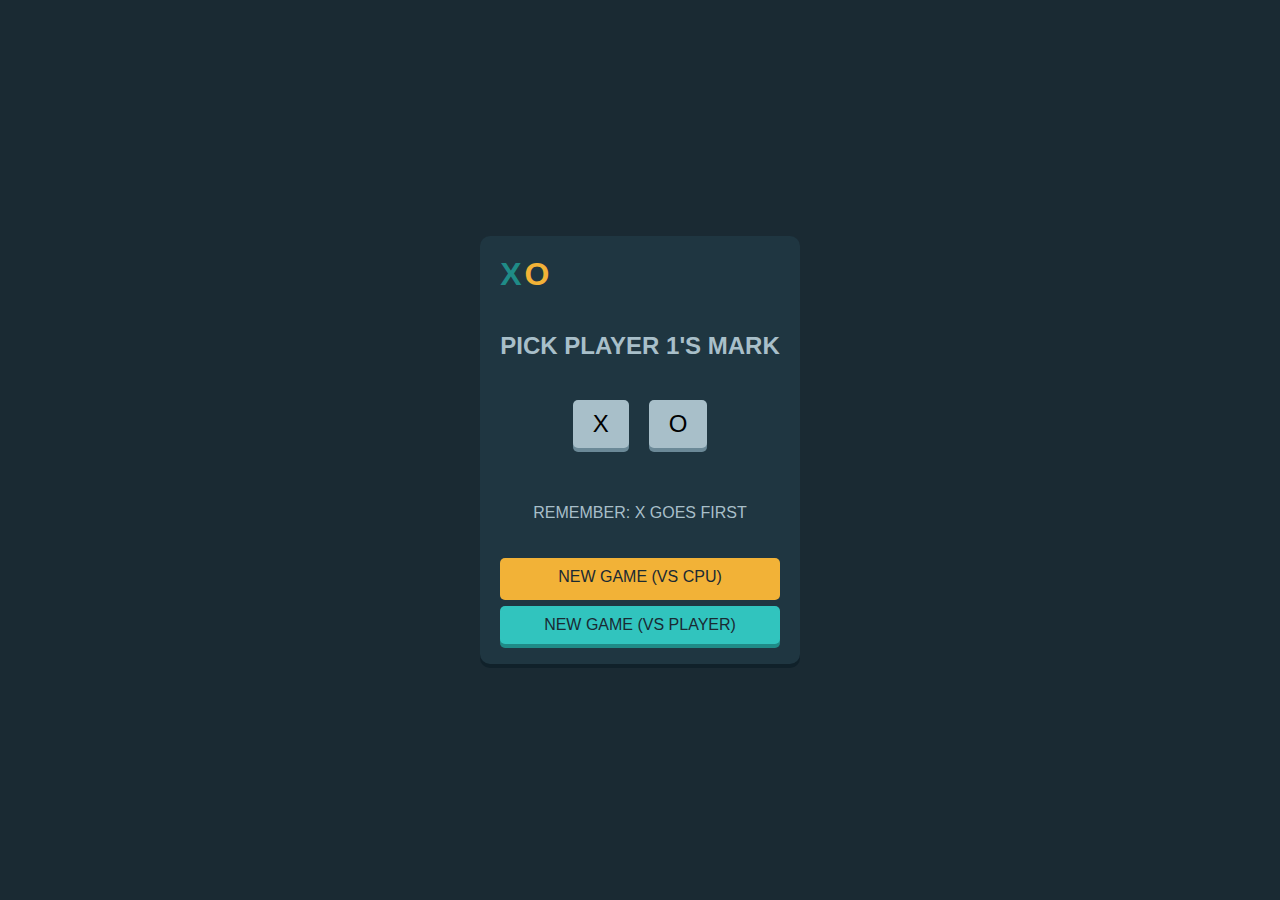
<file: project/index.html>
<!DOCTYPE html>
<html lang="en">
  <head>
    <meta charset="UTF-8" />
    <meta name="viewport" content="width=device-width, initial-scale=1.0" />
    <title>Tic-Tac-Toe Game</title>
    <link rel="stylesheet" href="tic.css" />
  </head>
  <body>
    <div id="player-selection" class="player-selection">
      <div class="main">
        <div class="logo-container">
          <div class="logo">X</div>
          <div class="logo-2">O</div>
        </div>
        <h2>PICK PLAYER 1'S MARK</h2>
        <div class="mark-selection">
          <button id="select-x" class="mark-button">X</button>
          <button id="select-o" class="mark-button">O</button>
        </div>
        <p>REMEMBER: X GOES FIRST</p>
        <div class="game-mode">
          <button id="vs-cpu" class="mode-buttonn">NEW GAME (VS CPU)</button>
          <button id="vs-player" class="mode-button">
            NEW GAME (VS PLAYER)
          </button>
        </div>
      </div>
    </div>
    <div class="container">
      <div class="header">
        <div class="logo-container">
          <div class="logo">X</div>
          <div class="logo-2">O</div>
        </div>
        <div class="turn-indicator">X's Turn</div>
        <button id="restartButton">&#x21bb;</button>
        <div class="modal-overlay" id="modalOverlay">
          <div class="modal" id="modal">
            <h1>RESTART GAME?</h1>
            <div class="modal-buttons">
              <button id="noButton">NO, CANCEL</button>
              <button id="yesButton">YES, RESTART</button>
            </div>
          </div>
        </div>
      </div>
      <div class="game-board">
        <div class="cell" data-index="0"></div>
        <div class="cell" data-index="1"></div>
        <div class="cell" data-index="2"></div>
        <div class="cell" data-index="3"></div>
        <div class="cell" data-index="4"></div>
        <div class="cell" data-index="5"></div>
        <div class="cell" data-index="6"></div>
        <div class="cell" data-index="7"></div>
        <div class="cell" data-index="8"></div>
      </div>
      <div class="scoreboard">
        <div class="score x-score">
          <span>X (YOU)</span>
          <span class="score-value">0</span>
        </div>
        <div class="score ties">
          <span>TIES</span>
          <span class="score-value">0</span>
        </div>
        <div class="score o-score">
          <span>O (CPU)</span>
          <span class="score-value">0</span>
        </div>
      </div>
    </div>
    <div id="game-modal" class="modal">
      <div class="modal-content">
        <span id="modal-message">You Won</span>
        <button id="quit-button">QUIT</button>
        <button id="next-round-button">NEXT ROUND</button>
      </div>
    </div>
    <script src="tic.js"></script>
  </body>
</html>
</file>
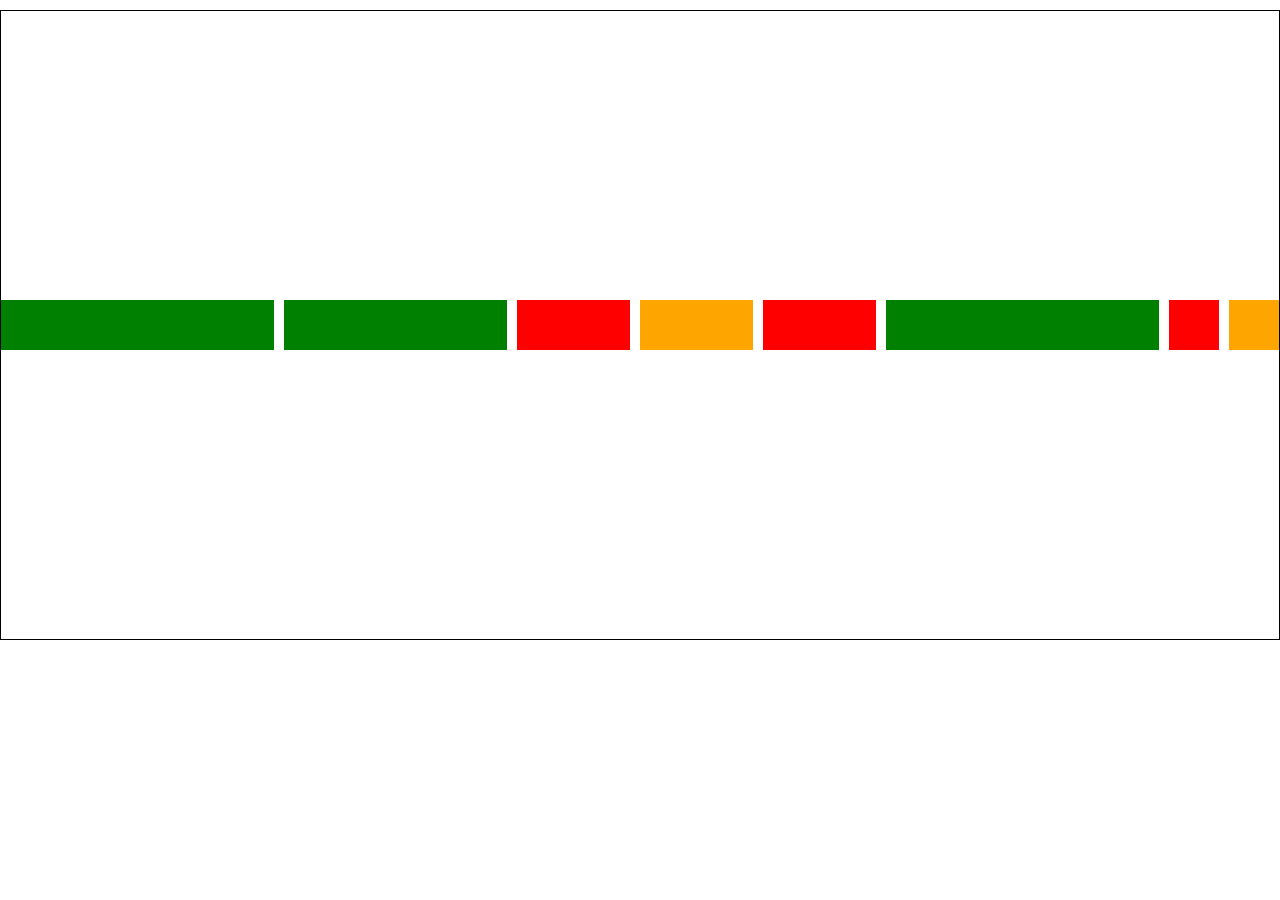
<file: flex1/indexx.html>
<!DOCTYPE html>
<html lang="en">
  <head>
    <meta charset="UTF-8" />
    <meta name="viewport" content="width=device-width, initial-scale=1.0" />
    <title>Document</title>
    <link rel="stylesheet" href="stylee.css" />
  </head>
  <body>
    <div class="container">
      <div class="box box1"></div>
      <div class="box box2"></div>
      <div class="box box3"></div>
      <div class="box box4"></div>
      <div class="box box5"></div>
      <div class="box box6"></div>
      <div class="box box7"></div>
      <div class="box box8"></div>
    </div>
  </body>
</html>
</file>
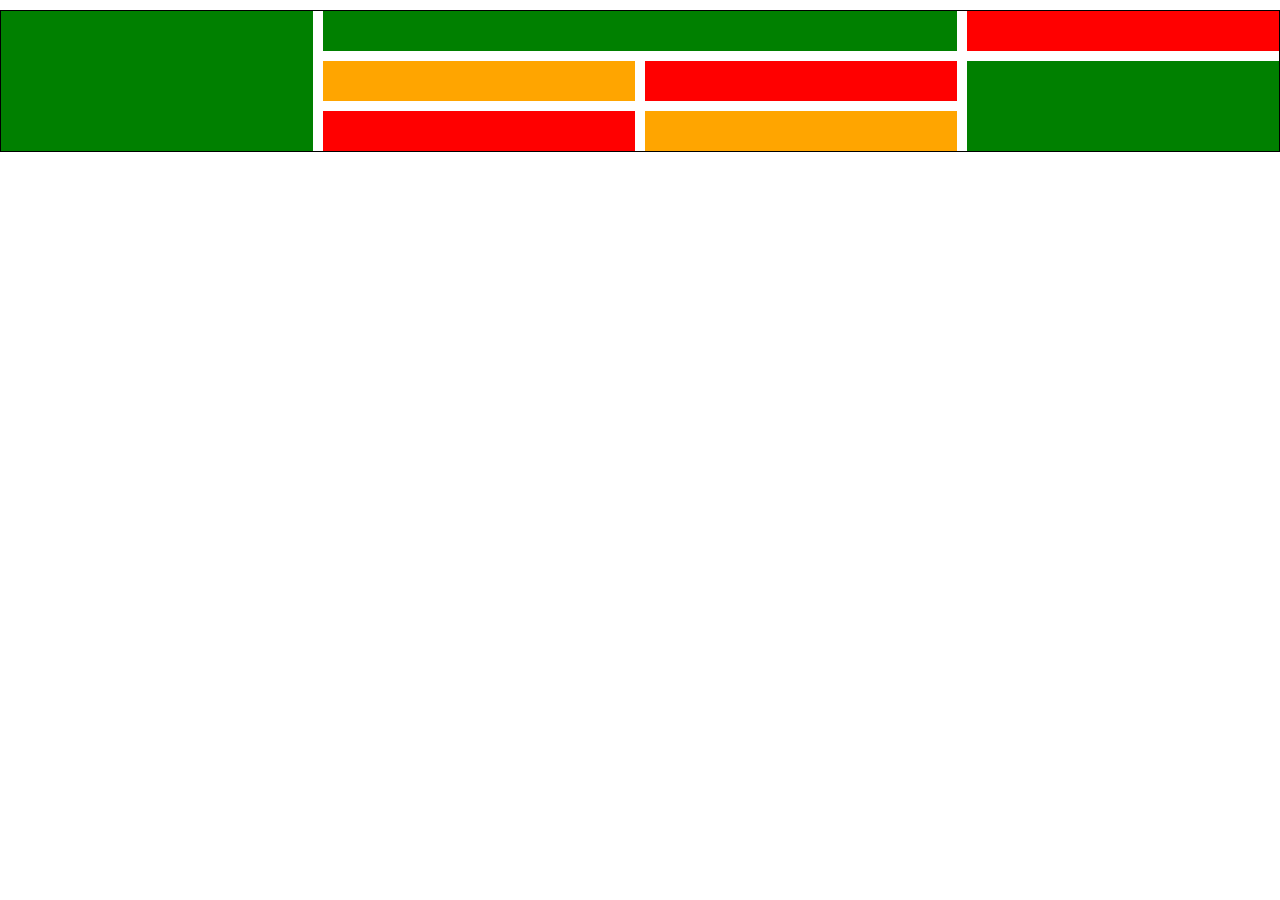
<file: grid1/inde.html>
<!DOCTYPE html>
<html lang="en">
  <head>
    <meta charset="UTF-8" />
    <meta name="viewport" content="width=device-width, initial-scale=1.0" />
    <title>Document</title>
    <link rel="stylesheet" href="styl.css" />
  </head>
  <body>
    <div class="container">
      <div class="box box1"></div>
      <div class="box box2"></div>
      <div class="box box3"></div>
      <div class="box box4"></div>
      <div class="box box5"></div>
      <div class="box box6"></div>
      <div class="box box7"></div>
      <div class="box box8"></div>
    </div>
  </body>
</html>
</file>
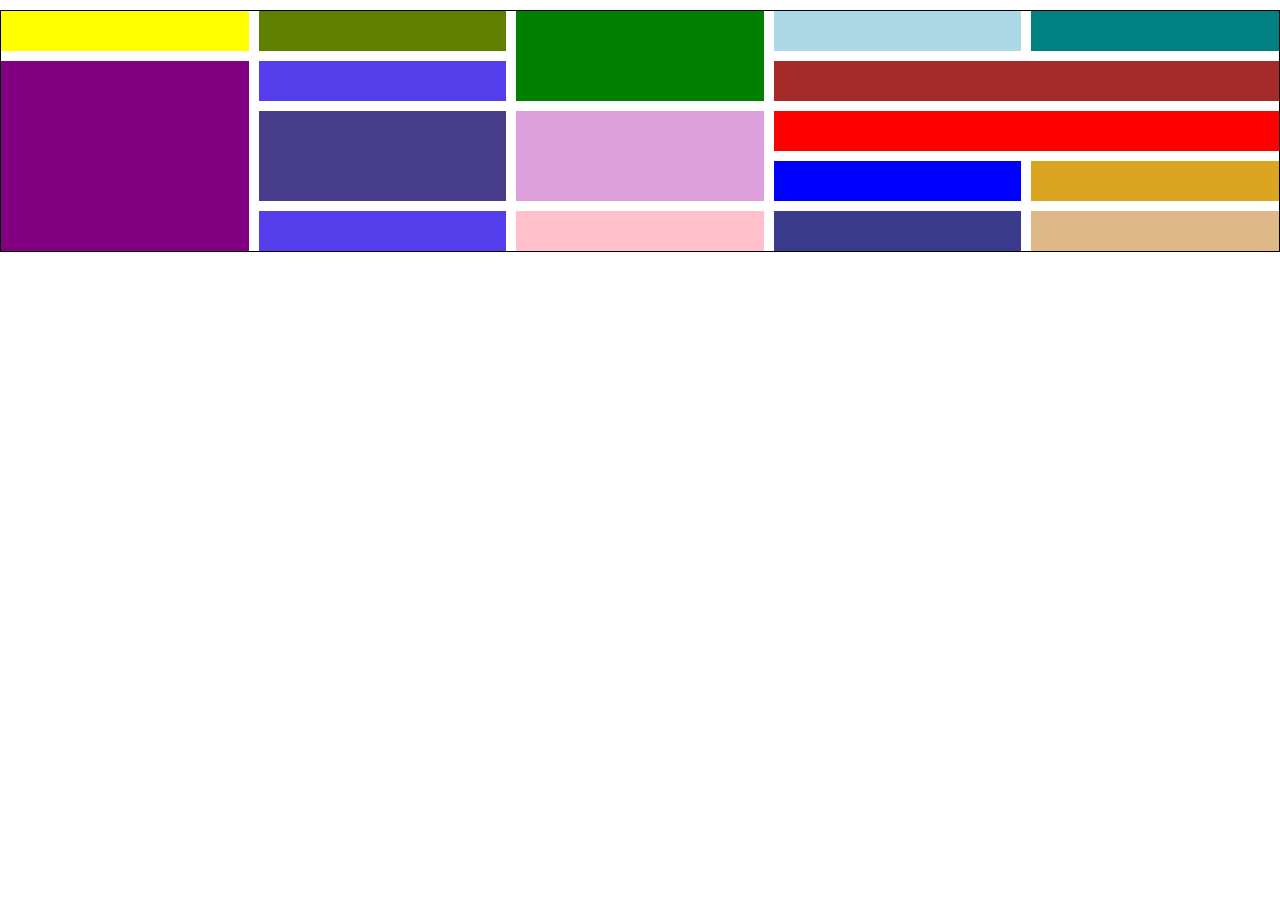
<file: grid2/indexxx.html>
<!DOCTYPE html>
<html lang="en">
  <head>
    <meta charset="UTF-8" />
    <meta name="viewport" content="width=device-width, initial-scale=1.0" />
    <title>Document</title>
    <link rel="stylesheet" href="styles.css" />
  </head>
  <body>
    <div class="container">
      <div class="box box1"></div>
      <div class="box box2"></div>
      <div class="box box3"></div>
      <div class="box box4"></div>
      <div class="box box5"></div>
      <div class="box box6"></div>
      <div class="box box7"></div>
      <div class="box box8"></div>
      <div class="box box9"></div>
      <div class="box box10"></div>
      <div class="box box11"></div>
      <div class="box box12"></div>
      <div class="box box13"></div>
      <div class="box box14"></div>
      <div class="box box15"></div>
      <div class="box box16"></div>
      <div class="box box17"></div>
    </div>
  </body>
</html>
</file>
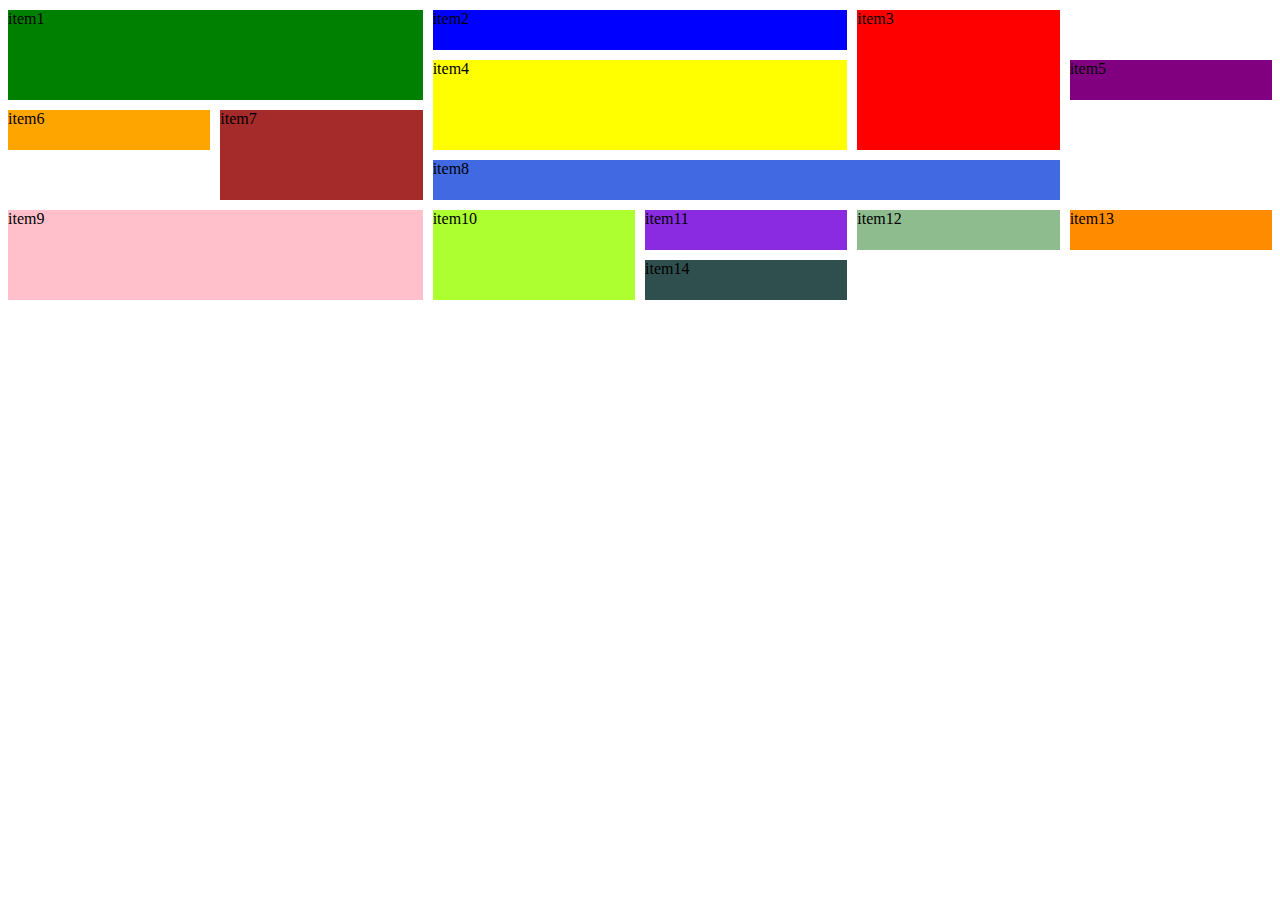
<file: grid3/indexs.html>
<!DOCTYPE html>
<html>
  <head>
    <title>Flow</title>
    <link rel="stylesheet" href="styless.css" />
  </head>
  <body>
    <div class="container">
      <div class="item1">item1</div>
      <div class="item2">item2</div>
      <div class="item3">item3</div>
      <div class="item4">item4</div>
      <div class="item5">item5</div>
      <div class="item6">item6</div>
      <div class="item7">item7</div>
      <div class="item8">item8</div>
      <div class="item9">item9</div>
      <div class="item10">item10</div>
      <div class="item11">item11</div>
      <div class="item12">item12</div>
      <div class="item13">item13</div>
      <div class="item14">item14</div>
    </div>
  </body>
</html>
</file>
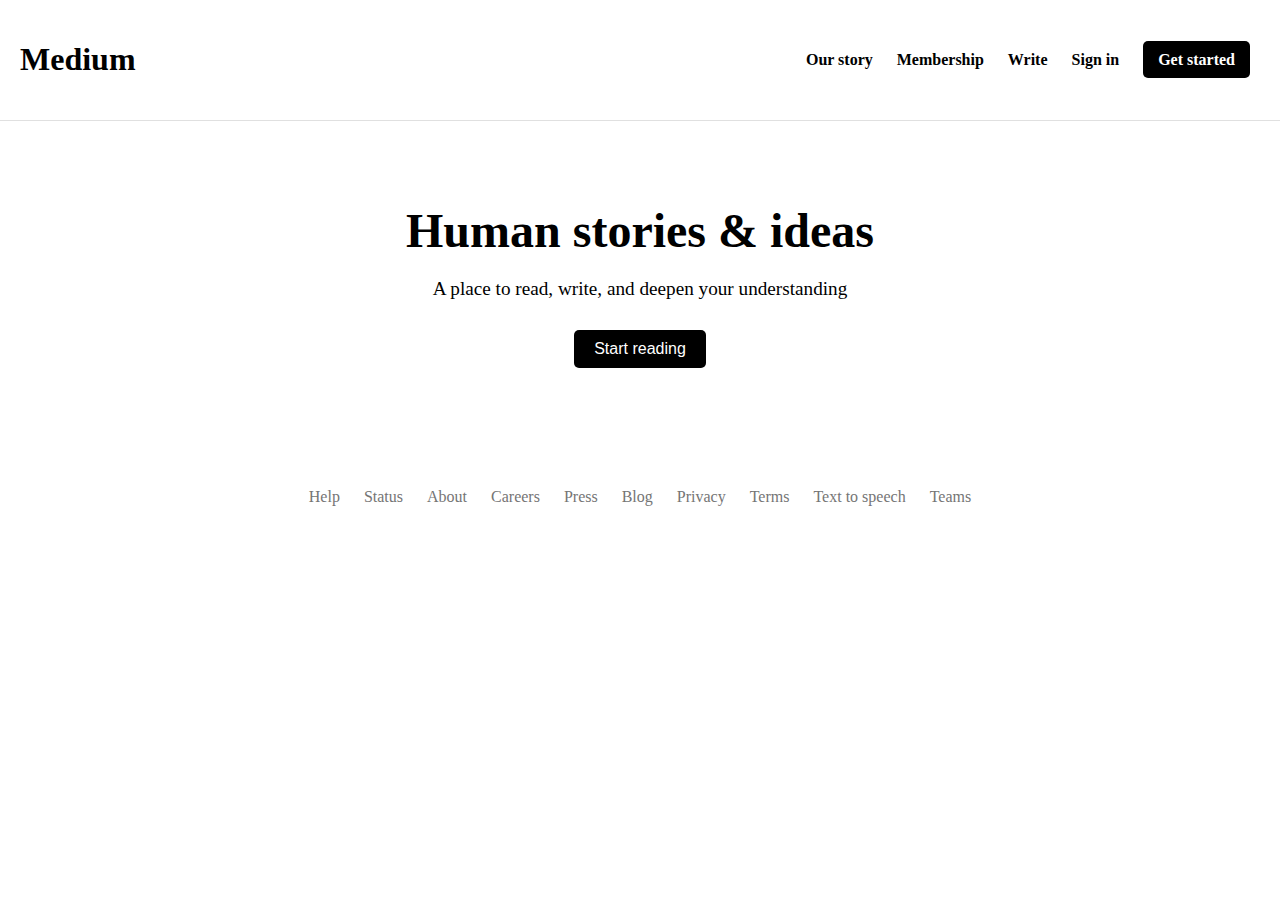
<file: medium/medium.html>
<!DOCTYPE html>
<html lang="en">
  <head>
    <meta charset="UTF-8" />
    <meta name="viewport" content="width=device-width, initial-scale=1.0" />
    <title>Medium</title>
    <link rel="stylesheet" href="style.css" />
  </head>
  <body>
    <header>
      <h1>Medium</h1>
      <nav>
        <a href="#">Our story</a>
        <a href="#">Membership</a>
        <a href="#">Write</a>
        <a href="#">Sign in</a>
        <a href="#">Get started</a>
      </nav>
    </header>

    <main>
      <section class="hero">
        <h1>Human stories & ideas</h1>
        <p>A place to read, write, and deepen your understanding</p>
        <button>Start reading</button>
      </section>
    </main>

    <footer>
      <nav>
        <a href="#">Help</a>
        <a href="#">Status</a>
        <a href="#">About</a>
        <a href="#">Careers</a>
        <a href="#">Press</a>
        <a href="#">Blog</a>
        <a href="#">Privacy</a>
        <a href="#">Terms</a>
        <a href="#">Text to speech</a>
        <a href="#">Teams</a>
      </nav>
    </footer>
  </body>
</html>
</file>
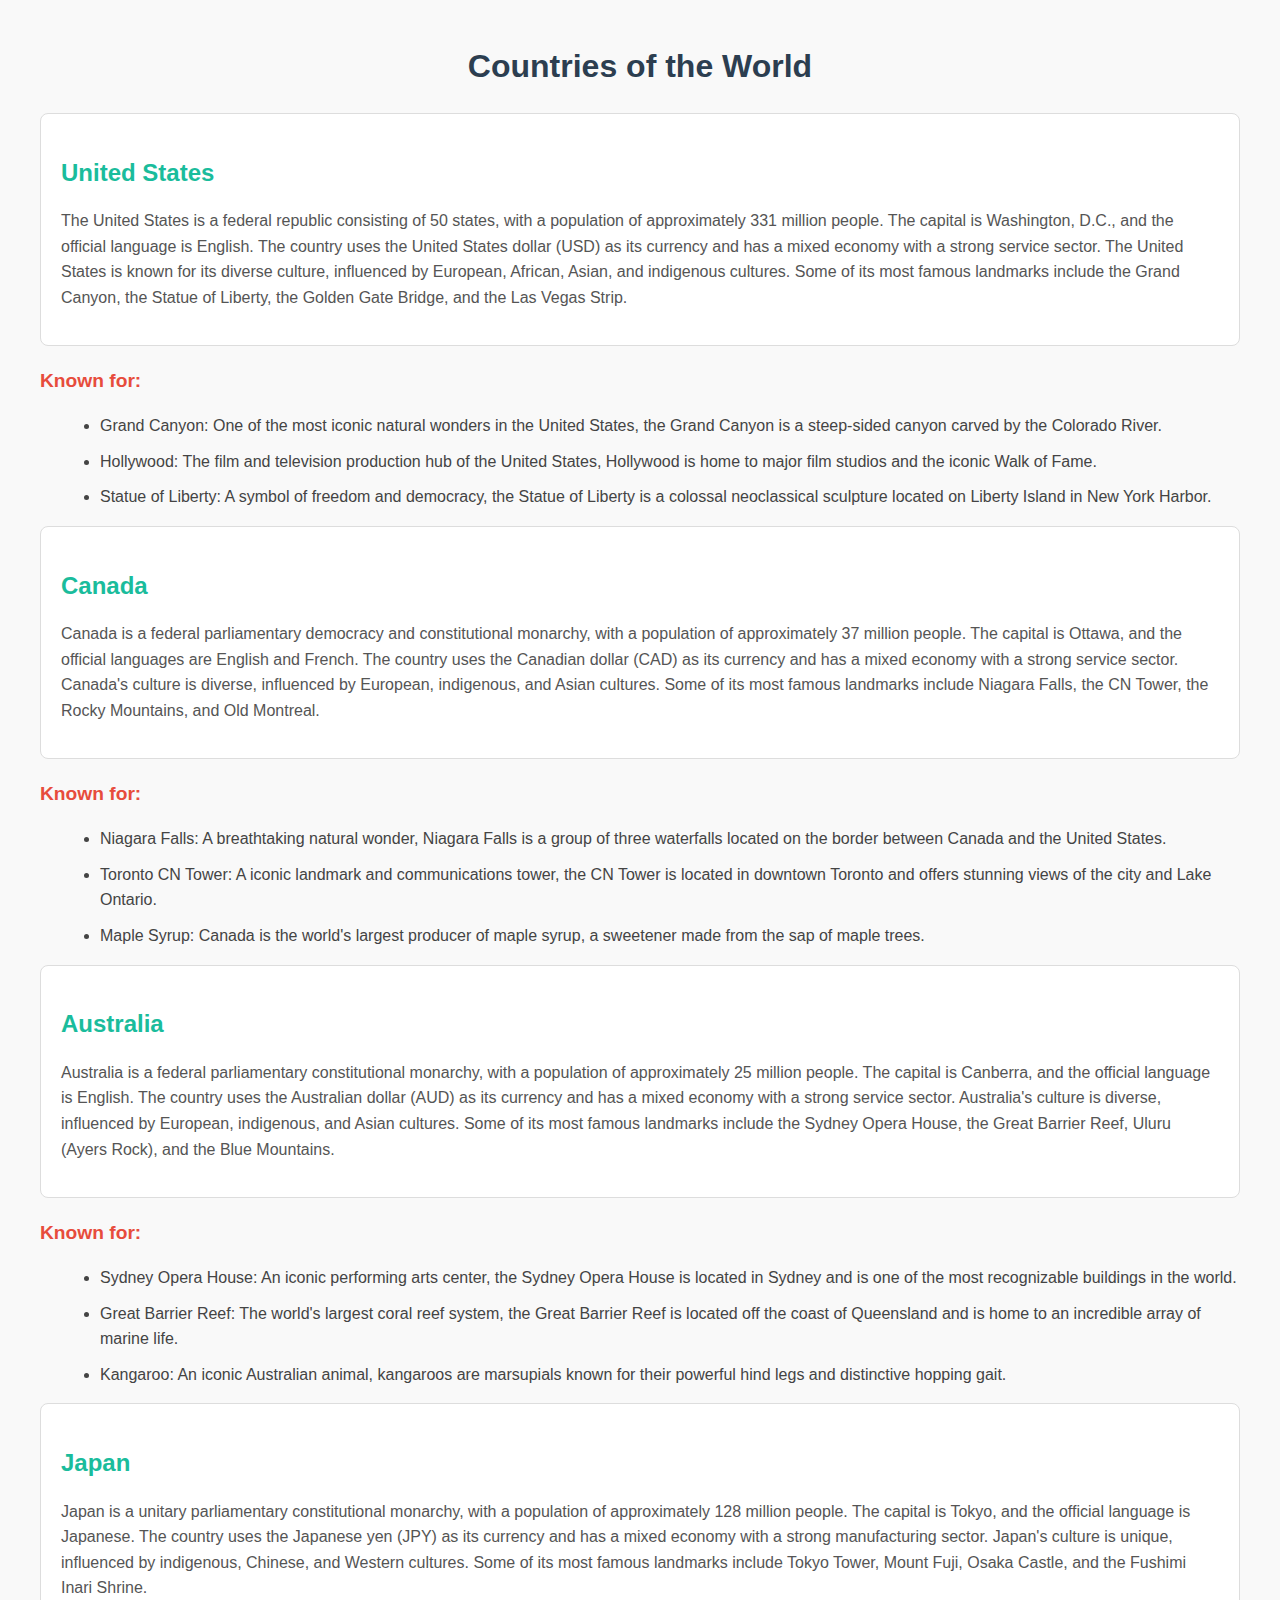
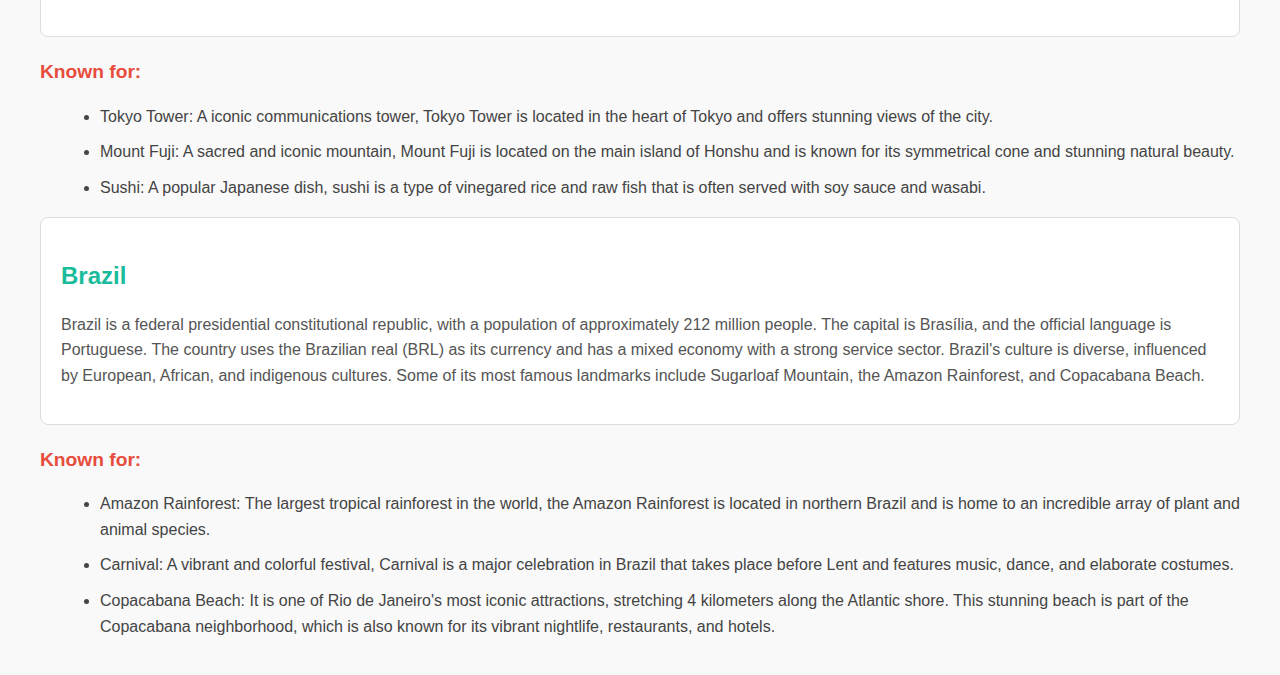
<file: task2/country.html>
<!DOCTYPE html>
<html lang="en">
  <head>
    <meta charset="UTF-8" />
    <meta name="viewport" content="width=device-width, initial-scale=1.0" />
    <title>Countries of the World</title>
    <link rel="stylesheet" href="country.css" />
  </head>
  <body>
    <div class="container">
      <h1>Countries of the World</h1>
      <div class="country">
        <h2 class="country-name">United States</h2>
        <p class="country-description">
          The United States is a federal republic consisting of 50 states, with
          a population of approximately 331 million people. The capital is
          Washington, D.C., and the official language is English. The country
          uses the United States dollar (USD) as its currency and has a mixed
          economy with a strong service sector. The United States is known for
          its diverse culture, influenced by European, African, Asian, and
          indigenous cultures. Some of its most famous landmarks include the
          Grand Canyon, the Statue of Liberty, the Golden Gate Bridge, and the
          Las Vegas Strip.
        </p>
      </div>
      <div>
        <h3 class="known-for">Known for:</h3>
        <ul class="known-for-list">
          <li>
            Grand Canyon: One of the most iconic natural wonders in the United
            States, the Grand Canyon is a steep-sided canyon carved by the
            Colorado River.
          </li>
          <li>
            Hollywood: The film and television production hub of the United
            States, Hollywood is home to major film studios and the iconic Walk
            of Fame.
          </li>
          <li>
            Statue of Liberty: A symbol of freedom and democracy, the Statue of
            Liberty is a colossal neoclassical sculpture located on Liberty
            Island in New York Harbor.
          </li>
        </ul>
      </div>
      <div class="country">
        <h2 class="country-name">Canada</h2>
        <p class="country-description">
          Canada is a federal parliamentary democracy and constitutional
          monarchy, with a population of approximately 37 million people. The
          capital is Ottawa, and the official languages are English and French.
          The country uses the Canadian dollar (CAD) as its currency and has a
          mixed economy with a strong service sector. Canada's culture is
          diverse, influenced by European, indigenous, and Asian cultures. Some
          of its most famous landmarks include Niagara Falls, the CN Tower, the
          Rocky Mountains, and Old Montreal.
        </p>
      </div>
      <div>
        <h3 class="known-for">Known for:</h3>
        <ul class="known-for-list">
          <li>
            Niagara Falls: A breathtaking natural wonder, Niagara Falls is a
            group of three waterfalls located on the border between Canada and
            the United States.
          </li>
          <li>
            Toronto CN Tower: A iconic landmark and communications tower, the CN
            Tower is located in downtown Toronto and offers stunning views of
            the city and Lake Ontario.
          </li>
          <li>
            Maple Syrup: Canada is the world's largest producer of maple syrup,
            a sweetener made from the sap of maple trees.
          </li>
        </ul>
      </div>
      <div class="country">
        <h2 class="country-name">Australia</h2>
        <p class="country-description">
          Australia is a federal parliamentary constitutional monarchy, with a
          population of approximately 25 million people. The capital is
          Canberra, and the official language is English. The country uses the
          Australian dollar (AUD) as its currency and has a mixed economy with a
          strong service sector. Australia's culture is diverse, influenced by
          European, indigenous, and Asian cultures. Some of its most famous
          landmarks include the Sydney Opera House, the Great Barrier Reef,
          Uluru (Ayers Rock), and the Blue Mountains.
        </p>
      </div>
      <div>
        <h3 class="known-for">Known for:</h3>
        <ul class="known-for-list">
          <li>
            Sydney Opera House: An iconic performing arts center, the Sydney
            Opera House is located in Sydney and is one of the most recognizable
            buildings in the world.
          </li>
          <li>
            Great Barrier Reef: The world's largest coral reef system, the Great
            Barrier Reef is located off the coast of Queensland and is home to
            an incredible array of marine life.
          </li>
          <li>
            Kangaroo: An iconic Australian animal, kangaroos are marsupials
            known for their powerful hind legs and distinctive hopping gait.
          </li>
        </ul>
      </div>
      <div class="country">
        <h2 class="country-name">Japan</h2>
        <p class="country-description">
          Japan is a unitary parliamentary constitutional monarchy, with a
          population of approximately 128 million people. The capital is Tokyo,
          and the official language is Japanese. The country uses the Japanese
          yen (JPY) as its currency and has a mixed economy with a strong
          manufacturing sector. Japan's culture is unique, influenced by
          indigenous, Chinese, and Western cultures. Some of its most famous
          landmarks include Tokyo Tower, Mount Fuji, Osaka Castle, and the
          Fushimi Inari Shrine.
        </p>
      </div>
      <div>
        <h3 class="known-for">Known for:</h3>
        <ul class="known-for-list">
          <li>
            Tokyo Tower: A iconic communications tower, Tokyo Tower is located
            in the heart of Tokyo and offers stunning views of the city.
          </li>
          <li>
            Mount Fuji: A sacred and iconic mountain, Mount Fuji is located on
            the main island of Honshu and is known for its symmetrical cone and
            stunning natural beauty.
          </li>
          <li>
            Sushi: A popular Japanese dish, sushi is a type of vinegared rice
            and raw fish that is often served with soy sauce and wasabi.
          </li>
        </ul>
      </div>
      <div class="country">
        <h2 class="country-name">Brazil</h2>
        <p class="country-description">
          Brazil is a federal presidential constitutional republic, with a
          population of approximately 212 million people. The capital is
          Brasília, and the official language is Portuguese. The country uses
          the Brazilian real (BRL) as its currency and has a mixed economy with
          a strong service sector. Brazil's culture is diverse, influenced by
          European, African, and indigenous cultures. Some of its most famous
          landmarks include Sugarloaf Mountain, the Amazon Rainforest, and
          Copacabana Beach.
        </p>
      </div>
      <div>
        <h3 class="known-for">Known for:</h3>
        <ul class="known-for-list">
          <li>
            Amazon Rainforest: The largest tropical rainforest in the world, the
            Amazon Rainforest is located in northern Brazil and is home to an
            incredible array of plant and animal species.
          </li>
          <li>
            Carnival: A vibrant and colorful festival, Carnival is a major
            celebration in Brazil that takes place before Lent and features
            music, dance, and elaborate costumes.
          </li>
          <li>
            Copacabana Beach: It is one of Rio de Janeiro's most iconic
            attractions, stretching 4 kilometers along the Atlantic shore. This
            stunning beach is part of the Copacabana neighborhood, which is also
            known for its vibrant nightlife, restaurants, and hotels.
          </li>
        </ul>
      </div>
    </div>
  </body>
</html>
</file>
<file: project/tic.css>
body {
  font-family: "Arial", sans-serif;
  background-color: #1a2a33;
  color: #a8bfc9;
  margin: 0;
  padding: 0;
  display: flex;
  justify-content: center;
  align-items: center;
  height: 100vh;
}
.main {
  display: flex;
  flex-direction: column;
  gap: 20px;
}
.player-selection {
  text-align: center;
  background-color: #1f3641;
  padding: 20px;
  border-radius: 10px;
  box-shadow: 0 4px 0 #10212a;
  display: flex;
  flex-direction: row;
}

.player-selection h2 {
  margin-bottom: 20px;
}

.mark-selection {
  display: flex;
  justify-content: center;
  gap: 20px;
  margin-bottom: 20px;
}

.mark-button {
  background-color: #a8bfc9;
  border: none;
  border-radius: 5px;
  padding: 10px 20px;
  font-size: 1.5em;
  cursor: pointer;
  box-shadow: 0 4px 0 #6b8997;
}

.mark-button:hover {
  background-color: #dbe8ed;
}

.game-mode {
  display: flex;
  flex-direction: column;
  gap: 10px;
}

.mode-button {
  background-color: #31c4be;
  border: none;
  border-radius: 5px;
  padding: 10px 20px;
  font-size: 1em;
  cursor: pointer;
  color: #1a2a33;
  box-shadow: 0 4px 0 #1f8b87;
}
.mode-buttonn {
  background-color: #f2b237;
  border: none;
  border-radius: 5px;
  padding: 10px 20px;
  font-size: 1em;
  cursor: pointer;
  color: #1a2a33;
  box-shadow: 0 4px 0 #f2b237;
}

.mode-button:hover {
  background-color: #3ad8d2;
}
.mode-buttonn:hover {
  background-color: #f2b237;
}

.container {
  text-align: center;
  width: 100%;
  max-width: 400px;
  display: none;
}

.header {
  display: flex;
  justify-content: space-between;
  align-items: center;
  margin-bottom: 20px;
}

.logo-container {
  display: flex;
  flex-direction: row;
  gap: 3px;
}
.logo {
  font-size: 2em;
  font-weight: bold;
  color: #1f8b87;
}
.logo-2 {
  font-size: 2em;
  font-weight: bold;
  color: #f2b237;
}

.turn-indicator {
  background-color: #1f3641;
  padding: 10px 20px;
  border-radius: 5px;
  box-shadow: 0 4px 0 #10212a;
  font-weight: bold;
}

.reset-button {
  background-color: #a8bfc9;
  border: none;
  border-radius: 5px;
  padding: 10px;
  cursor: pointer;
  box-shadow: 0 4px 0 #6b8997;
}

.reset-button:hover {
  background-color: #dbe8ed;
}

.game-board {
  display: grid;
  grid-template-columns: repeat(3, 1fr);
  gap: 15px;
  margin-bottom: 20px;
}

.cell {
  background-color: #1f3641;
  padding: 20px;
  border-radius: 10px;
  display: flex;
  justify-content: center;
  align-items: center;
  font-size: 2em;
  min-height: 3rem;
  font-weight: bold;
  cursor: pointer;
  box-shadow: 0 8px 0 #10212a;
}

.cell.x {
  color: #31c4be;
}

.cell.o {
  color: #f2b237;
}

.scoreboard {
  display: flex;
  justify-content: space-between;
  gap: 15px;
  color: black;
}

.score {
  background-color: #1f3641;
  padding: 10px;
  border-radius: 10px;
  text-align: center;
  flex: 1;
  box-shadow: 0 4px 0 #10212a;
}

.score.x-score {
  background-color: #31c4be;
}

.score.ties {
  background-color: #a8bfc9;
}

.score.o-score {
  background-color: #f2b237;
}

.score-value {
  font-size: 1.5em;
  font-weight: bold;
  display: block;
  margin-top: 5px;
}
.modal {
  display: none;
  position: fixed;
  top: 0;
  left: 0;
  width: 100%;
  height: 100%;
  background-color: rgba(0, 0, 0, 0.5);
  justify-content: center;
  align-items: center;
}

.modal-content {
  background-color: #1f3641;
  padding: 20px;
  border-radius: 10px;
  text-align: center;
  box-shadow: 0 4px 0 #10212a;
}

#modal-message {
  font-size: 1.5em;
  font-weight: bold;
  margin-bottom: 20px;
}

#next-round-button {
  background-color: #31c4be;
  border: none;
  border-radius: 5px;
  padding: 10px 20px;
  font-size: 1em;
  cursor: pointer;
  color: #1a2a33;
  box-shadow: 0 4px 0 #1f8b87;
}

#next-round-button:hover {
  background-color: #3ad8d2;
}

#quit-button {
  background-color: #f2b237;
  border: none;
  border-radius: 5px;
  padding: 10px 20px;
  font-size: 1em;
  cursor: pointer;
  color: #1a2a33;
  box-shadow: 0 4px 0 #f2b237;
}

#quit-button-hover {
  background-color: #f2b237;
}

/* new modal */
.modal {
  display: none;
  position: fixed;
  top: 50%;
  left: 50%;
  transform: translate(-50%, -50%);
  background-color: rgba(0, 0, 0, 0.5);
  padding: 20px;
  box-shadow: 0 0 10px rgba(0, 0, 0, 0.5);
  z-index: 1000;
  max-height: 10rem; /* Constrain the height */
  overflow-y: auto; /* Add scroll if content exceeds height */
  border-radius: 8px;
}

.modal-buttons {
  display: flex;
  justify-content: center;
  margin-top: 20px;
  gap: 1rem;
}

.modal-overlay {
  display: none;
  position: fixed;
  top: 0;
  left: 0;
  width: 100%;
  height: 100%;
  background-color: rgba(0, 0, 0, 0.5);
  backdrop-filter: blur(1px);
  z-index: 999;
}

.modal.open {
  display: block;
}

.modal-overlay.open {
  display: block;
}
#noButton {
  padding: 10px 10px;
  background-color: #a8bfc9;
  border-radius: 10px;
  font-size: 1em;
}
#yesButton {
  padding: 10px 10px;
  background-color: #f2b237;
  border-radius: 10px;
  font-size: 1em;
}
</file>
<file: flex1/stylee.css>
* {
  margin: 0;
  padding: 0;
  box-sizing: border-box;
}

.container {
  min-height: 70vh;
  border: 1px solid black;
  margin-top: 10px;
  display: flex;
  justify-content: space-around;
  align-items: center;
  gap: 10px;
  flex-wrap: wrap;
  /* flex-direction: column; */
}

.box {
  height: 50px;
  width: 50px;
}

.box1 {
  background-color: green;
  flex: 1 2 200px;
}

.box2 {
  background-color: green;
  flex: 1 2 150px;
}

.box3 {
  background-color: red;
  flex: 1 1 40px;
}

.box4 {
  background-color: orange;
  flex: 1 1 40px;
}

.box5 {
  background-color: red;
  flex: 1 1 40px;
}

.box6 {
  background-color: green;
  flex: 1 2 200px;
}

.box7 {
  background-color: red;
}

.box8 {
  background-color: orange;
}
</file>
<file: grid1/styl.css>
* {
  margin: 0;
  padding: 0;
  box-sizing: border-box;
}

.container {
  /* min-height: 70vh; */
  border: 1px solid black;
  margin-top: 10px;
  display: grid;
  grid-template-columns: repeat(4, 1fr);
  grid-template-rows: repeat(3, 40px);
  grid-template-areas:
    "box1 box2 box2 box3"
    "box1 box4 box5 box6"
    "box1 box7 box8 box6";
  gap: 10px;
}

/* .box {
  height: 30px;
} */

.box1 {
  background-color: green;
  grid-area: box1;
}

.box2 {
  background-color: green;
  grid-area: box2;
}

.box3 {
  background-color: red;
  grid-area: box3;
}

.box4 {
  background-color: orange;
  grid-area: box4;
}

.box5 {
  background-color: red;
  grid-area: box5;
}

.box6 {
  background-color: green;
  grid-area: box6;
}

.box7 {
  background-color: red;
  grid-area: box7;
}

.box8 {
  background-color: orange;
  grid-area: box8;
}
</file>
<file: grid2/styles.css>
* {
  margin: 0;
  padding: 0;
  box-sizing: border-box;
}

.container {
  /* min-height: 70vh; */
  border: 1px solid black;
  margin-top: 10px;
  display: grid;
  grid-template-columns: repeat(5, 1fr);
  grid-template-rows: repeat(5, 40px);
  grid-template-areas:
    "box1 box2 box3 box4 box5"
    "box6 box17 box3 box7 box7"
    "box6 box15 box14 box8 box8"
    "box6 box15 box14 box11 box9"
    "box6 box16 box13 box12 box10";
  gap: 10px;
}

/* .box {
  height: 30px;
} */

.box1 {
  background-color: yellow;
  grid-area: box1;
}

.box2 {
  background-color: rgb(96, 128, 0);
  grid-area: box2;
}

.box3 {
  background-color: green;
  grid-area: box3;
}

.box4 {
  background-color: lightblue;
  grid-area: box4;
}

.box5 {
  background-color: teal;
  grid-area: box5;
}

.box6 {
  background-color: purple;
  grid-area: box6;
}

.box7 {
  background-color: brown;
  grid-area: box7;
}

.box8 {
  background-color: red;
  grid-area: box8;
}
.box9 {
  background-color: goldenrod;
  grid-area: box9;
}
.box10 {
  background-color: burlywood;
  grid-area: box10;
}
.box11 {
  background-color: blue;
  grid-area: box11;
}
.box12 {
  background-color: rgb(59, 59, 141);
  grid-area: box12;
}
.box13 {
  background-color: pink;
  grid-area: box13;
}
.box14 {
  background-color: plum;
  grid-area: box14;
}
.box15 {
  background-color: darkslateblue;
  grid-area: box15;
}
.box16 {
  background-color: rgb(85, 62, 235);
  grid-area: box16;
}
.box17 {
  background-color: rgb(85, 62, 235);
  grid-area: box17;
}
</file>
<file: grid3/styless.css>
.container {
  margin-top: 10px;
  display: grid;
  grid-template-columns: repeat(6, 1fr);
  grid-template-rows: repeat(6, 40px);
  gap: 10px;
}

.item1 {
  background-color: green;
  grid-column: 1 / 3;
  grid-row: 1 / 3;
}

.item2 {
  background-color: blue;
  grid-column: 3 / 5;
  grid-row: 1/ 2;
}

.item3 {
  background-color: red;
  grid-column: 5 / 6;
  grid-row: 1 / 4;
}

.item4 {
  background-color: yellow;
  grid-column: 3 / 5;
  grid-row: 2 / 4;
}

.item5 {
  background-color: purple;
  grid-column: 6 / 7;
  grid-row: 2 / 3;
}

.item6 {
  background-color: orange;
  grid-column: 1/ 2;
  grid-row: 3 / 4;
}

.item7 {
  background-color: brown;
  grid-column: 2/ 3;
  grid-row: 3 / 5;
}

.item8 {
  background-color: royalblue;
  grid-column: 3/ 6;
  grid-row: 4 / 5;
}

.item9 {
  background-color: pink;
  grid-column: 1 / 3;
  grid-row: 5 / 7;
}

.item10 {
  background-color: greenyellow;
  grid-column: 3 / 4;
  grid-row: 5 / 7;
}

.item11 {
  background-color: blueviolet;
  grid-column: 4 / 5;
  grid-row: 5 / 6;
}

.item12 {
  background-color: darkseagreen;
  grid-column: 5 / 6;
  grid-row: 5 / 6;
}

.item13 {
  background-color: darkorange;
  grid-column: 6 / 7;
  grid-row: 5 / 6;
}

.item14 {
  background-color: darkslategrey;
  grid-column: 4 / 5;
  grid-row: 6 / 7;
}
</file>
<file: medium/style.css>
body {
  margin: 0;
  padding: 0;
  text-align: center;
}
header {
  display: flex;
  justify-content: space-between;
  align-items: center;
  padding: 20px;
  border-bottom: 1px solid #e0e0e0;
}
header nav a {
  margin: 0 10px;
  text-decoration: none;
  color: #000;
  font-weight: bold;
}
header nav a:last-child {
  padding: 10px 15px;
  background-color: #000;
  color: #fff;
  border-radius: 5px;
}
main {
  padding: 50px 20px;
}
.hero {
  margin-bottom: 50px;
}
.hero h1 {
  font-size: 3rem;
  margin-bottom: 20px;
}
.hero p {
  font-size: 1.2rem;
  margin-bottom: 30px;
}
.hero button {
  padding: 10px 20px;
  font-size: 1rem;
  border: none;
  background-color: #000;
  color: #fff;
  cursor: pointer;
  border-radius: 5px;
}
footer {
  padding: 20px;
}
footer nav a {
  margin: 0 10px;
  text-decoration: none;
  color: #757575;
}
</file>
<file: task2/country.css>
body {
  font-family: Arial, sans-serif;
  line-height: 1.6;
  margin: 0;
  padding: 0;
  background-color: #f9f9f9;
  color: #333;
}

.container {
  max-width: 1200px;
  margin: 0 auto;
  padding: 20px;
}

h1 {
  text-align: center;
  color: #2c3e50;
  margin-bottom: 20px;
}

.country {
  background-color: #fff;
  border: 1px solid #ddd;
  border-radius: 8px;
  margin-bottom: 20px;
  padding: 20px;
}

.country-name {
  color: #1abc9c;
  font-size: 1.5rem;
  margin-bottom: 10px;
}

.country-description {
  font-size: 1rem;
  margin-bottom: 15px;
  color: #555;
}

.known-for {
  font-size: 1.2rem;
  color: #e74c3c;
  margin-top: 10px;
  margin-bottom: 10px;
}

.known-for-list {
  list-style-type: disc;
  margin-left: 20px;
  color: #444;
}

.known-for-list li {
  margin-bottom: 10px;
}
</file>
